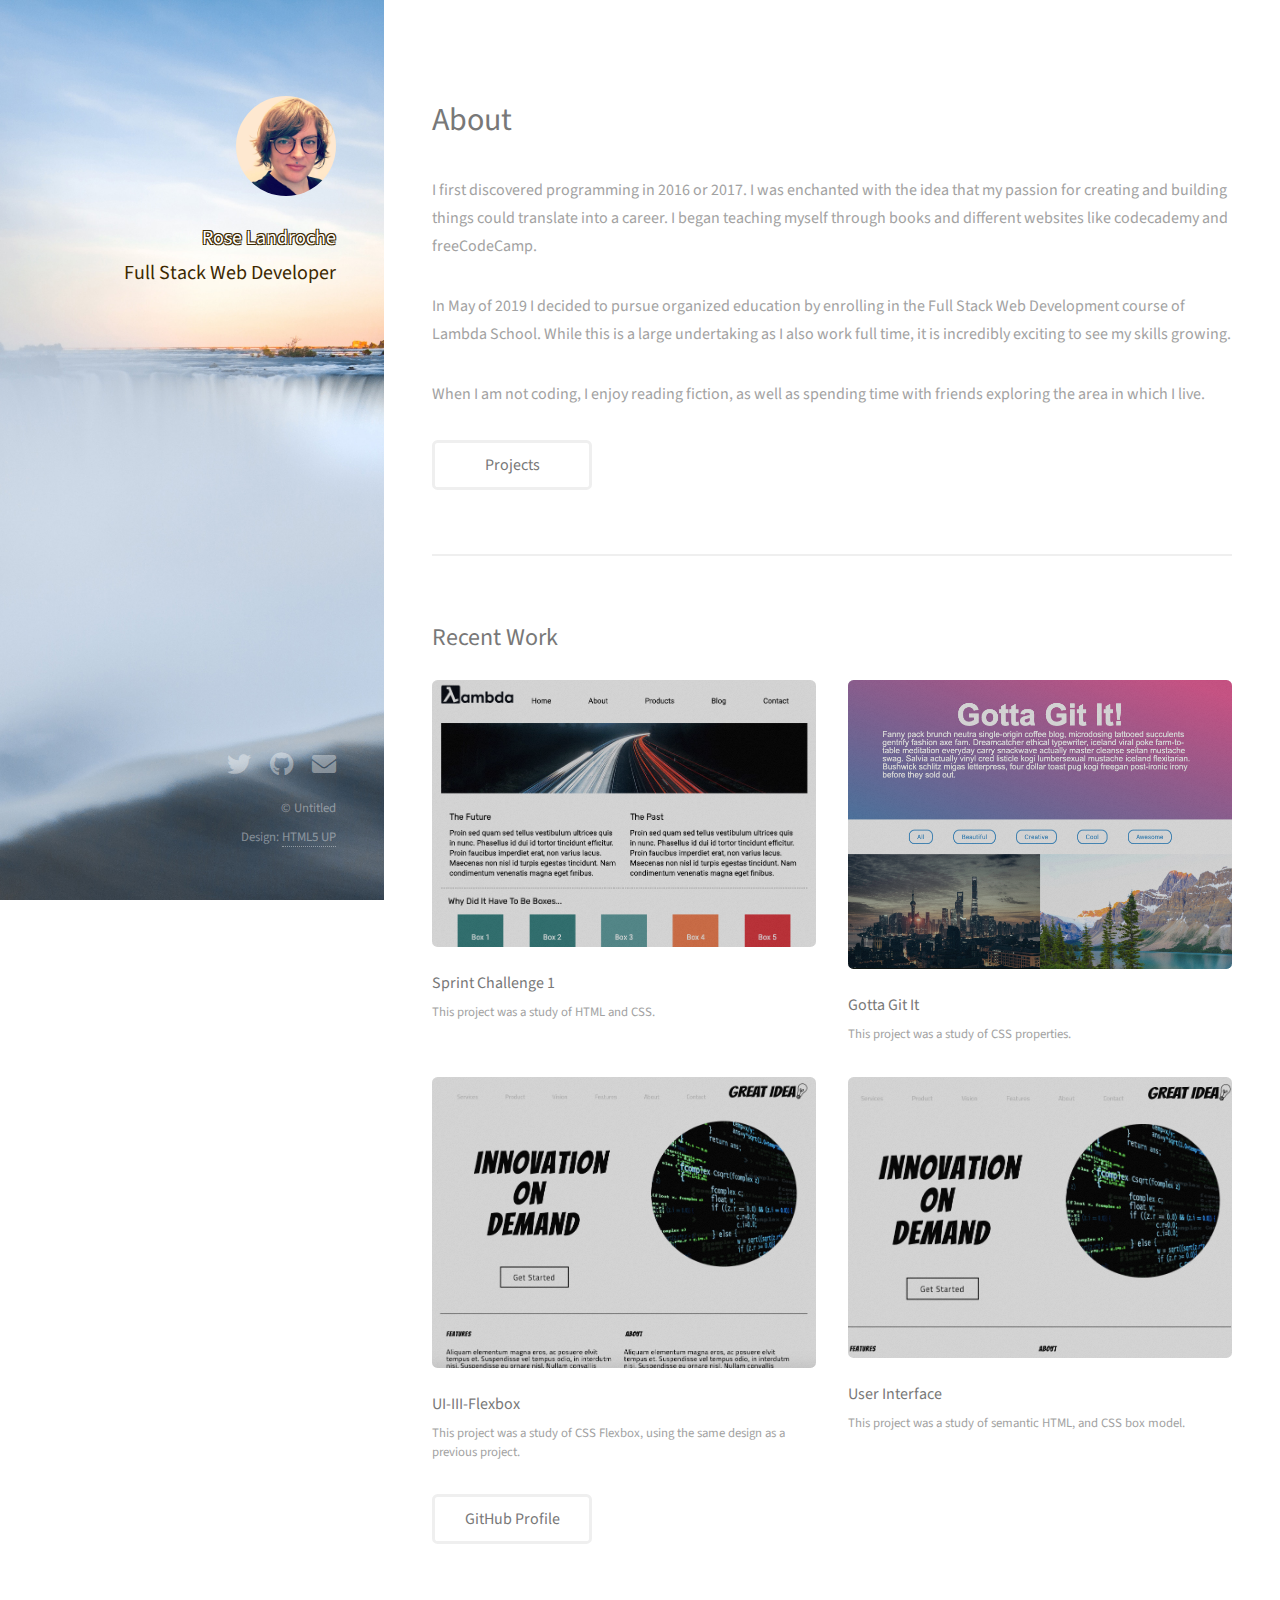
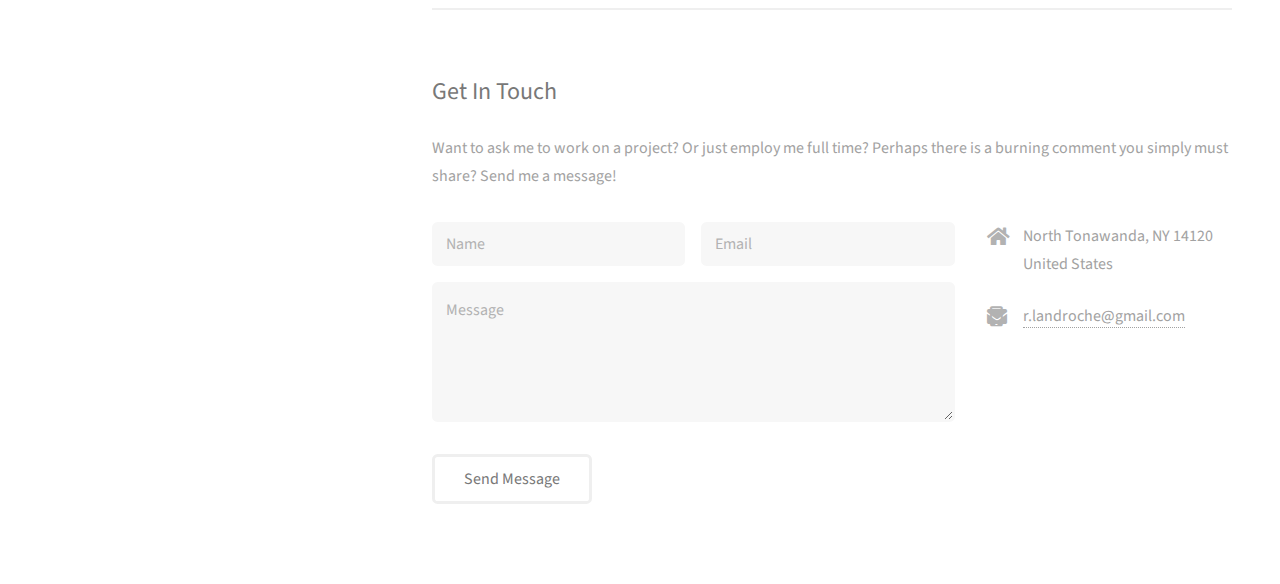
<file: index.html>
<!DOCTYPE HTML>
<!--
	Strata by HTML5 UP
	html5up.net | @ajlkn
	Free for personal and commercial use under the CCA 3.0 license (html5up.net/license)
-->
<html>
	<head>
		<title>Rose Landroche</title>
		<meta charset="utf-8" />
		<meta name="viewport" content="width=device-width, initial-scale=1, user-scalable=no" />
		<link rel="stylesheet" href="assets/css/main.css" />
	</head>
	<body class="is-preload">

		<!-- Header -->
			<header id="header">
				<div class="inner">
					<a href="#" class="image avatar"><img src="images/rose-landroche.jpg" alt="A headshot of Rose Landroche" /></a>
					<h1><strong>Rose Landroche</strong>
					<p>Full Stack Web Developer</p>
					</h1>
				</div>
			</header>

		<!-- Main -->
			<div id="main">

				<!-- One -->
					<section id="one">
						<header class="major">
							<h2>About</h2>
						</header>
						<p>I first discovered programming in 2016 or 2017. I was enchanted with the idea that my passion for creating and building things could translate into a career. I began teaching myself through books and different websites like codecademy and freeCodeCamp.</p>
						<p>In May of 2019 I decided to pursue organized education by enrolling in the Full Stack Web Development course of Lambda School. While this is a large undertaking as I also work full time, it is incredibly exciting to see my skills growing.</p>
						<p>When I am not coding, I enjoy reading fiction, as well as spending time with friends exploring the area in which I live.</p>
						<ul class="actions">
							<li><a href="#two" class="button">Projects</a></li>
						</ul>
					</section>

				<!-- Two -->
					<section id="two">
						<h2>Recent Work</h2>
						<div class="row">
							<article class="col-6 col-12-xsmall work-item">
								<a href="images/sprint-challenge-1.png" class="image fit thumb"><img src="images/sprint-challenge-1.png" alt="Image of website" /></a>
								<h3>Sprint Challenge 1</h3>
								<p>This project was a study of HTML and CSS.</p>
							</article>
							<article class="col-6 col-12-xsmall work-item">
								<a href="images/gotta-git-it.png" class="image fit thumb"><img src="images/gotta-git-it.png" alt="" /></a>
								<h3>Gotta Git It</h3>
								<p>This project was a study of CSS properties.</p>
							</article>
							<article class="col-6 col-12-xsmall work-item">
								<a href="images/user-interface-III.png" class="image fit thumb"><img src="images/user-interface-III.png" alt="" /></a>
								<h3>UI-III-Flexbox</h3>
								<p>This project was a study of CSS Flexbox, using the same design as a previous project.</p>
							</article>
							<article class="col-6 col-12-xsmall work-item">
								<a href="images/user-interface.png" class="image fit thumb"><img src="images/user-interface.png" alt="" /></a>
								<h3>User Interface</h3>
								<p>This project was a study of semantic HTML, and CSS box model.</p>
							</article>
							<!-- <article class="col-6 col-12-xsmall work-item">
								<a href="images/fulls/05.jpg" class="image fit thumb"><img src="images/thumbs/05.jpg" alt="" /></a>
								<h3>Nunc enim commodo aliquet</h3>
								<p>Lorem ipsum dolor sit amet nisl sed nullam feugiat.</p>
							</article> -->
							<!-- <article class="col-6 col-12-xsmall work-item">
								<a href="images/fulls/06.jpg" class="image fit thumb"><img src="images/thumbs/06.jpg" alt="" /></a>
								<h3>Risus ornare lacinia</h3>
								<p>Lorem ipsum dolor sit amet nisl sed nullam feugiat.</p>
							</article> -->
						</div>
						<ul class="actions">
							<li><a href="https://github.com/roselandroche" class="button">GitHub Profile</a></li>
						</ul>
					</section>

				<!-- Three -->
					<section id="three">
						<h2>Get In Touch</h2>
						<p>Want to ask me to work on a project? Or just employ me full time? Perhaps there is a burning comment you simply must share? Send me a message!</p>
						<div class="row">
							<div class="col-8 col-12-small">
								<form method="post" action="#">
									<div class="row gtr-uniform gtr-50">
										<div class="col-6 col-12-xsmall"><input type="text" name="name" id="name" placeholder="Name" /></div>
										<div class="col-6 col-12-xsmall"><input type="email" name="email" id="email" placeholder="Email" /></div>
										<div class="col-12"><textarea name="message" id="message" placeholder="Message" rows="4"></textarea></div>
									</div>
								</form>
								<ul class="actions">
									<li><input type="submit" value="Send Message" /></li>
								</ul>
							</div>
							<div class="col-4 col-12-small">
								<ul class="labeled-icons">
									<li>
										<h3 class="icon solid fa-home"><span class="label">Address</span></h3>
										<!-- 1234 Somewhere Rd.<br /> -->
										North Tonawanda, NY 14120<br />
										United States
									</li>
									<li>
										<h3 class="icon solid fa-mobile-alt"><span class="label">Phone</span></h3>
										<!-- 000-000-0000 -->
									</li>
									<li>
										<h3 class="icon solid fa-envelope"><span class="label">Email</span></h3>
										<a href="#">r.landroche@gmail.com</a>
									</li>
								</ul>
							</div>
						</div>
					</section>

				<!-- Four -->
				<!--
					<section id="four">
						<h2>Elements</h2>

						<section>
							<h4>Text</h4>
							<p>This is <b>bold</b> and this is <strong>strong</strong>. This is <i>italic</i> and this is <em>emphasized</em>.
							This is <sup>superscript</sup> text and this is <sub>subscript</sub> text.
							This is <u>underlined</u> and this is code: <code>for (;;) { ... }</code>. Finally, <a href="#">this is a link</a>.</p>
							<hr />
							<header>
								<h4>Heading with a Subtitle</h4>
								<p>Lorem ipsum dolor sit amet nullam id egestas urna aliquam</p>
							</header>
							<p>Nunc lacinia ante nunc ac lobortis. Interdum adipiscing gravida odio porttitor sem non mi integer non faucibus ornare mi ut ante amet placerat aliquet. Volutpat eu sed ante lacinia sapien lorem accumsan varius montes viverra nibh in adipiscing blandit tempus accumsan.</p>
							<header>
								<h5>Heading with a Subtitle</h5>
								<p>Lorem ipsum dolor sit amet nullam id egestas urna aliquam</p>
							</header>
							<p>Nunc lacinia ante nunc ac lobortis. Interdum adipiscing gravida odio porttitor sem non mi integer non faucibus ornare mi ut ante amet placerat aliquet. Volutpat eu sed ante lacinia sapien lorem accumsan varius montes viverra nibh in adipiscing blandit tempus accumsan.</p>
							<hr />
							<h2>Heading Level 2</h2>
							<h3>Heading Level 3</h3>
							<h4>Heading Level 4</h4>
							<h5>Heading Level 5</h5>
							<h6>Heading Level 6</h6>
							<hr />
							<h5>Blockquote</h5>
							<blockquote>Fringilla nisl. Donec accumsan interdum nisi, quis tincidunt felis sagittis eget tempus euismod. Vestibulum ante ipsum primis in faucibus vestibulum. Blandit adipiscing eu felis iaculis volutpat ac adipiscing accumsan faucibus. Vestibulum ante ipsum primis in faucibus lorem ipsum dolor sit amet nullam adipiscing eu felis.</blockquote>
							<h5>Preformatted</h5>
							<pre><code>i = 0;

while (!deck.isInOrder()) {
print 'Iteration ' + i;
deck.shuffle();
i++;
}

print 'It took ' + i + ' iterations to sort the deck.';</code></pre>
						</section>

						<section>
							<h4>Lists</h4>
							<div class="row">
								<div class="col-6 col-12-xsmall">
									<h5>Unordered</h5>
									<ul>
										<li>Dolor pulvinar etiam magna etiam.</li>
										<li>Sagittis adipiscing lorem eleifend.</li>
										<li>Felis enim feugiat dolore viverra.</li>
									</ul>
									<h5>Alternate</h5>
									<ul class="alt">
										<li>Dolor pulvinar etiam magna etiam.</li>
										<li>Sagittis adipiscing lorem eleifend.</li>
										<li>Felis enim feugiat dolore viverra.</li>
									</ul>
								</div>
								<div class="col-6 col-12-xsmall">
									<h5>Ordered</h5>
									<ol>
										<li>Dolor pulvinar etiam magna etiam.</li>
										<li>Etiam vel felis at lorem sed viverra.</li>
										<li>Felis enim feugiat dolore viverra.</li>
										<li>Dolor pulvinar etiam magna etiam.</li>
										<li>Etiam vel felis at lorem sed viverra.</li>
										<li>Felis enim feugiat dolore viverra.</li>
									</ol>
									<h5>Icons</h5>
									<ul class="icons">
										<li><a href="#" class="icon brands fa-twitter"><span class="label">Twitter</span></a></li>
										<li><a href="#" class="icon brands fa-facebook-f"><span class="label">Facebook</span></a></li>
										<li><a href="#" class="icon brands fa-instagram"><span class="label">Instagram</span></a></li>
										<li><a href="#" class="icon brands fa-github"><span class="label">Github</span></a></li>
										<li><a href="#" class="icon brands fa-dribbble"><span class="label">Dribbble</span></a></li>
										<li><a href="#" class="icon brands fa-tumblr"><span class="label">Tumblr</span></a></li>
									</ul>
								</div>
							</div>
							<h5>Actions</h5>
							<ul class="actions">
								<li><a href="#" class="button primary">Default</a></li>
								<li><a href="#" class="button">Default</a></li>
							</ul>
							<ul class="actions small">
								<li><a href="#" class="button primary small">Small</a></li>
								<li><a href="#" class="button small">Small</a></li>
							</ul>
							<div class="row">
								<div class="col-6 col-12-small">
									<ul class="actions stacked">
										<li><a href="#" class="button primary">Default</a></li>
										<li><a href="#" class="button">Default</a></li>
									</ul>
								</div>
								<div class="col-6 col-12-small">
									<ul class="actions stacked">
										<li><a href="#" class="button primary small">Small</a></li>
										<li><a href="#" class="button small">Small</a></li>
									</ul>
								</div>
								<div class="col-6 col-12-small">
									<ul class="actions stacked">
										<li><a href="#" class="button primary fit">Default</a></li>
										<li><a href="#" class="button fit">Default</a></li>
									</ul>
								</div>
								<div class="col-6 col-12-small">
									<ul class="actions stacked">
										<li><a href="#" class="button primary small fit">Small</a></li>
										<li><a href="#" class="button small fit">Small</a></li>
									</ul>
								</div>
							</div>
						</section>

						<section>
							<h4>Table</h4>
							<h5>Default</h5>
							<div class="table-wrapper">
								<table>
									<thead>
										<tr>
											<th>Name</th>
											<th>Description</th>
											<th>Price</th>
										</tr>
									</thead>
									<tbody>
										<tr>
											<td>Item One</td>
											<td>Ante turpis integer aliquet porttitor.</td>
											<td>29.99</td>
										</tr>
										<tr>
											<td>Item Two</td>
											<td>Vis ac commodo adipiscing arcu aliquet.</td>
											<td>19.99</td>
										</tr>
										<tr>
											<td>Item Three</td>
											<td> Morbi faucibus arcu accumsan lorem.</td>
											<td>29.99</td>
										</tr>
										<tr>
											<td>Item Four</td>
											<td>Vitae integer tempus condimentum.</td>
											<td>19.99</td>
										</tr>
										<tr>
											<td>Item Five</td>
											<td>Ante turpis integer aliquet porttitor.</td>
											<td>29.99</td>
										</tr>
									</tbody>
									<tfoot>
										<tr>
											<td colspan="2"></td>
											<td>100.00</td>
										</tr>
									</tfoot>
								</table>
							</div>

							<h5>Alternate</h5>
							<div class="table-wrapper">
								<table class="alt">
									<thead>
										<tr>
											<th>Name</th>
											<th>Description</th>
											<th>Price</th>
										</tr>
									</thead>
									<tbody>
										<tr>
											<td>Item One</td>
											<td>Ante turpis integer aliquet porttitor.</td>
											<td>29.99</td>
										</tr>
										<tr>
											<td>Item Two</td>
											<td>Vis ac commodo adipiscing arcu aliquet.</td>
											<td>19.99</td>
										</tr>
										<tr>
											<td>Item Three</td>
											<td> Morbi faucibus arcu accumsan lorem.</td>
											<td>29.99</td>
										</tr>
										<tr>
											<td>Item Four</td>
											<td>Vitae integer tempus condimentum.</td>
											<td>19.99</td>
										</tr>
										<tr>
											<td>Item Five</td>
											<td>Ante turpis integer aliquet porttitor.</td>
											<td>29.99</td>
										</tr>
									</tbody>
									<tfoot>
										<tr>
											<td colspan="2"></td>
											<td>100.00</td>
										</tr>
									</tfoot>
								</table>
							</div>
						</section>

						<section>
							<h4>Buttons</h4>
							<ul class="actions">
								<li><a href="#" class="button primary">Primary</a></li>
								<li><a href="#" class="button">Default</a></li>
							</ul>
							<ul class="actions">
								<li><a href="#" class="button large">Large</a></li>
								<li><a href="#" class="button">Default</a></li>
								<li><a href="#" class="button small">Small</a></li>
							</ul>
							<ul class="actions fit">
								<li><a href="#" class="button primary fit">Fit</a></li>
								<li><a href="#" class="button fit">Fit</a></li>
							</ul>
							<ul class="actions fit small">
								<li><a href="#" class="button primary fit small">Fit + Small</a></li>
								<li><a href="#" class="button fit small">Fit + Small</a></li>
							</ul>
							<ul class="actions">
								<li><a href="#" class="button primary icon solid fa-download">Icon</a></li>
								<li><a href="#" class="button icon solid fa-download">Icon</a></li>
							</ul>
							<ul class="actions">
								<li><span class="button primary disabled">Primary</span></li>
								<li><span class="button disabled">Default</span></li>
							</ul>
						</section>

						<section>
							<h4>Form</h4>
							<form method="post" action="#">
								<div class="row gtr-uniform gtr-50">
									<div class="col-6 col-12-xsmall">
										<input type="text" name="demo-name" id="demo-name" value="" placeholder="Name" />
									</div>
									<div class="col-6 col-12-xsmall">
										<input type="email" name="demo-email" id="demo-email" value="" placeholder="Email" />
									</div>
									<div class="col-12">
										<select name="demo-category" id="demo-category">
											<option value="">- Category -</option>
											<option value="1">Manufacturing</option>
											<option value="1">Shipping</option>
											<option value="1">Administration</option>
											<option value="1">Human Resources</option>
										</select>
									</div>
									<div class="col-4 col-12-small">
										<input type="radio" id="demo-priority-low" name="demo-priority" checked>
										<label for="demo-priority-low">Low Priority</label>
									</div>
									<div class="col-4 col-12-small">
										<input type="radio" id="demo-priority-normal" name="demo-priority">
										<label for="demo-priority-normal">Normal Priority</label>
									</div>
									<div class="col-4 col-12-small">
										<input type="radio" id="demo-priority-high" name="demo-priority">
										<label for="demo-priority-high">High Priority</label>
									</div>
									<div class="col-6 col-12-small">
										<input type="checkbox" id="demo-copy" name="demo-copy">
										<label for="demo-copy">Email me a copy of this message</label>
									</div>
									<div class="col-6 col-12-small">
										<input type="checkbox" id="demo-human" name="demo-human" checked>
										<label for="demo-human">I am a human and not a robot</label>
									</div>
									<div class="col-12">
										<textarea name="demo-message" id="demo-message" placeholder="Enter your message" rows="6"></textarea>
									</div>
									<div class="col-12">
										<ul class="actions">
											<li><input type="submit" value="Send Message" class="primary" /></li>
											<li><input type="reset" value="Reset" /></li>
										</ul>
									</div>
								</div>
							</form>
						</section>

						<section>
							<h4>Image</h4>
							<h5>Fit</h5>
							<div class="box alt">
								<div class="row gtr-50 gtr-uniform">
									<div class="col-12"><span class="image fit"><img src="images/fulls/05.jpg" alt="" /></span></div>
									<div class="col-4"><span class="image fit"><img src="images/thumbs/01.jpg" alt="" /></span></div>
									<div class="col-4"><span class="image fit"><img src="images/thumbs/02.jpg" alt="" /></span></div>
									<div class="col-4"><span class="image fit"><img src="images/thumbs/03.jpg" alt="" /></span></div>
									<div class="col-4"><span class="image fit"><img src="images/thumbs/04.jpg" alt="" /></span></div>
									<div class="col-4"><span class="image fit"><img src="images/thumbs/05.jpg" alt="" /></span></div>
									<div class="col-4"><span class="image fit"><img src="images/thumbs/06.jpg" alt="" /></span></div>
									<div class="col-4"><span class="image fit"><img src="images/thumbs/03.jpg" alt="" /></span></div>
									<div class="col-4"><span class="image fit"><img src="images/thumbs/02.jpg" alt="" /></span></div>
									<div class="col-4"><span class="image fit"><img src="images/thumbs/01.jpg" alt="" /></span></div>
								</div>
							</div>
							<h5>Left &amp; Right</h5>
							<p><span class="image left"><img src="images/avatar.jpg" alt="" /></span>Fringilla nisl. Donec accumsan interdum nisi, quis tincidunt felis sagittis eget. tempus euismod. Vestibulum ante ipsum primis in faucibus vestibulum. Blandit adipiscing eu felis iaculis volutpat ac adipiscing accumsan eu faucibus. Integer ac pellentesque praesent tincidunt felis sagittis eget. tempus euismod. Vestibulum ante ipsum primis in faucibus vestibulum. Blandit adipiscing eu felis iaculis volutpat ac adipiscing accumsan eu faucibus. Integer ac pellentesque praesent. Donec accumsan interdum nisi, quis tincidunt felis sagittis eget. tempus euismod. Vestibulum ante ipsum primis in faucibus vestibulum. Blandit adipiscing eu felis iaculis volutpat ac adipiscing accumsan eu faucibus. Integer ac pellentesque praesent tincidunt felis sagittis eget. tempus euismod. Vestibulum ante ipsum primis in faucibus vestibulum. Blandit adipiscing eu felis iaculis volutpat ac adipiscing accumsan eu faucibus. Integer ac pellentesque praesent.</p>
							<p><span class="image right"><img src="images/avatar.jpg" alt="" /></span>Fringilla nisl. Donec accumsan interdum nisi, quis tincidunt felis sagittis eget. tempus euismod. Vestibulum ante ipsum primis in faucibus vestibulum. Blandit adipiscing eu felis iaculis volutpat ac adipiscing accumsan eu faucibus. Integer ac pellentesque praesent tincidunt felis sagittis eget. tempus euismod. Vestibulum ante ipsum primis in faucibus vestibulum. Blandit adipiscing eu felis iaculis volutpat ac adipiscing accumsan eu faucibus. Integer ac pellentesque praesent. Donec accumsan interdum nisi, quis tincidunt felis sagittis eget. tempus euismod. Vestibulum ante ipsum primis in faucibus vestibulum. Blandit adipiscing eu felis iaculis volutpat ac adipiscing accumsan eu faucibus. Integer ac pellentesque praesent tincidunt felis sagittis eget. tempus euismod. Vestibulum ante ipsum primis in faucibus vestibulum. Blandit adipiscing eu felis iaculis volutpat ac adipiscing accumsan eu faucibus. Integer ac pellentesque praesent.</p>
						</section>

					</section>
				-->

			</div>

		<!-- Footer -->
			<footer id="footer">
				<div class="inner">
					<ul class="icons">
						<li><a href="https://twitter.com/creatively_rose" class="icon brands fa-twitter"><span class="label">Twitter</span></a></li>
						<li><a href="https://github.com/roselandroche" class="icon brands fa-github"><span class="label">Github</span></a></li>
						<!-- <li><a href="#" class="icon brands fa-dribbble"><span class="label">Dribbble</span></a></li> -->
						<li><a href="https://mail.google.com/mail/u/0/?ogbl#inbox" class="icon solid fa-envelope"><span class="label">Email</span></a></li>
					</ul>
					<ul class="copyright">
						<li>&copy; Untitled</li><li>Design: <a href="http://html5up.net">HTML5 UP</a></li>
					</ul>
				</div>
			</footer>

		<!-- Scripts -->
			<script src="assets/js/jquery.min.js"></script>
			<script src="assets/js/jquery.poptrox.min.js"></script>
			<script src="assets/js/browser.min.js"></script>
			<script src="assets/js/breakpoints.min.js"></script>
			<script src="assets/js/util.js"></script>
			<script src="assets/js/main.js"></script>

	</body>
</html>
</file>
<file: assets/css/main.css>
@import url("fontawesome-all.min.css");
@import url("https://fonts.googleapis.com/css?family=Source+Sans+Pro:400,400italic");

/*
	Strata by HTML5 UP
	html5up.net | @ajlkn
	Free for personal and commercial use under the CCA 3.0 license (html5up.net/license)
*/

html, body, div, span, applet, object,
iframe, h1, h2, h3, h4, h5, h6, p, blockquote,
pre, a, abbr, acronym, address, big, cite,
code, del, dfn, em, img, ins, kbd, q, s, samp,
small, strike, strong, sub, sup, tt, var, b,
u, i, center, dl, dt, dd, ol, ul, li, fieldset,
form, label, legend, table, caption, tbody,
tfoot, thead, tr, th, td, article, aside,
canvas, details, embed, figure, figcaption,
footer, header, hgroup, menu, nav, output, ruby,
section, summary, time, mark, audio, video {
	margin: 0;
	padding: 0;
	border: 0;
	font-size: 100%;
	font: inherit;
	vertical-align: baseline;}

article, aside, details, figcaption, figure,
footer, header, hgroup, menu, nav, section {
	display: block;}

body {
	line-height: 1;
}

ol, ul {
	list-style: none;
}

blockquote, q {
	quotes: none;
}

	blockquote:before, blockquote:after, q:before, q:after {
		content: '';
		content: none;
	}

table {
	border-collapse: collapse;
	border-spacing: 0;
}

body {
	-webkit-text-size-adjust: none;
}

mark {
	background-color: transparent;
	color: inherit;
}

input::-moz-focus-inner {
	border: 0;
	padding: 0;
}

input, select, textarea {
	-moz-appearance: none;
	-webkit-appearance: none;
	-ms-appearance: none;
	appearance: none;
}

/* Basic */

	html {
		box-sizing: border-box;
	}

	*, *:before, *:after {
		box-sizing: inherit;
	}

	body {
		background: #fff;
	}

		body.is-preload *, body.is-preload *:before, body.is-preload *:after {
			-moz-animation: none !important;
			-webkit-animation: none !important;
			-ms-animation: none !important;
			animation: none !important;
			-moz-transition: none !important;
			-webkit-transition: none !important;
			-ms-transition: none !important;
			transition: none !important;
		}

	body, input, select, textarea {
		color: #a2a2a2;
		font-family: "Source Sans Pro", Helvetica, sans-serif;
		font-size: 16pt;
		font-weight: 400;
		line-height: 1.75em;
	}

	a {
		-moz-transition: color 0.2s ease-in-out, border-color 0.2s ease-in-out;
		-webkit-transition: color 0.2s ease-in-out, border-color 0.2s ease-in-out;
		-ms-transition: color 0.2s ease-in-out, border-color 0.2s ease-in-out;
		transition: color 0.2s ease-in-out, border-color 0.2s ease-in-out;
		border-bottom: dotted 1px;
		color: #49bf9d;
		text-decoration: none;
	}

		a:hover {
			border-bottom-color: transparent;
			color: #49bf9d !important;
			text-decoration: none;
		}

	strong, b {
		color: #787878;
		font-weight: 400;
	}

	em, i {
		font-style: italic;
	}

	p {
		margin: 0 0 2em 0;
	}

	h1, h2, h3, h4, h5, h6 {
		color: #787878;
		font-weight: 400;
		line-height: 1em;
		margin: 0 0 1em 0;
	}

		h1 a, h2 a, h3 a, h4 a, h5 a, h6 a {
			color: inherit;
			text-decoration: none;
		}

	h1 {
		font-size: 2em;
		line-height: 1.5em;
	}

	h2 {
		font-size: 1.5em;
		line-height: 1.5em;
	}

	h3 {
		font-size: 1.25em;
		line-height: 1.5em;
	}

	h4 {
		font-size: 1.1em;
		line-height: 1.5em;
	}

	h5 {
		font-size: 0.9em;
		line-height: 1.5em;
	}

	h6 {
		font-size: 0.7em;
		line-height: 1.5em;
	}

	sub {
		font-size: 0.8em;
		position: relative;
		top: 0.5em;
	}

	sup {
		font-size: 0.8em;
		position: relative;
		top: -0.5em;
	}

	hr {
		border: 0;
		border-bottom: solid 2px #efefef;
		margin: 2em 0;
	}

		hr.major {
			margin: 3em 0;
		}

	blockquote {
		border-left: solid 6px #efefef;
		font-style: italic;
		margin: 0 0 2em 0;
		padding: 0.5em 0 0.5em 1.5em;
	}

	code {
		background: #f7f7f7;
		border-radius: 0.35em;
		border: solid 2px #efefef;
		font-family: "Courier New", monospace;
		font-size: 0.9em;
		margin: 0 0.25em;
		padding: 0.25em 0.65em;
	}

	pre {
		-webkit-overflow-scrolling: touch;
		font-family: "Courier New", monospace;
		font-size: 0.9em;
		margin: 0 0 2em 0;
	}

		pre code {
			display: block;
			line-height: 1.75em;
			padding: 1em 1.5em;
			overflow-x: auto;
		}

	.align-left {
		text-align: left;
	}

	.align-center {
		text-align: center;
	}

	.align-right {
		text-align: right;
	}

/* Container */

	.container {
		margin: 0 auto;
		max-width: calc(100% - 4em);
		width: 100%;
	}

		.container.xsmall {
			width: 25%;
		}

		.container.small {
			width: 50%;
		}

		.container.medium {
			width: 75%;
		}

		.container.large {
			width: 125%;
		}

		.container.xlarge {
			width: 150%;
		}

		.container.max {
			width: 100%;
		}

		@media screen and (max-width: 980px) {

			.container {
				width: 100% !important;
				max-width: 100% !important;
			}

		}

		@media screen and (max-width: 480px) {

			.container {
				max-width: calc(100% - 3em);
			}

		}

/* Row */

	.row {
		display: flex;
		flex-wrap: wrap;
		box-sizing: border-box;
		align-items: stretch;
	}

		.row > * {
			box-sizing: border-box;
		}

		.row.gtr-uniform > * > :last-child {
			margin-bottom: 0;
		}

		.row.aln-left {
			justify-content: flex-start;
		}

		.row.aln-center {
			justify-content: center;
		}

		.row.aln-right {
			justify-content: flex-end;
		}

		.row.aln-top {
			align-items: flex-start;
		}

		.row.aln-middle {
			align-items: center;
		}

		.row.aln-bottom {
			align-items: flex-end;
		}

		.row > .imp {
			order: -1;
		}

		.row > .col-1 {
			width: 8.33333%;
		}

		.row > .off-1 {
			margin-left: 8.33333%;
		}

		.row > .col-2 {
			width: 16.66667%;
		}

		.row > .off-2 {
			margin-left: 16.66667%;
		}

		.row > .col-3 {
			width: 25%;
		}

		.row > .off-3 {
			margin-left: 25%;
		}

		.row > .col-4 {
			width: 33.33333%;
		}

		.row > .off-4 {
			margin-left: 33.33333%;
		}

		.row > .col-5 {
			width: 41.66667%;
		}

		.row > .off-5 {
			margin-left: 41.66667%;
		}

		.row > .col-6 {
			width: 50%;
		}

		.row > .off-6 {
			margin-left: 50%;
		}

		.row > .col-7 {
			width: 58.33333%;
		}

		.row > .off-7 {
			margin-left: 58.33333%;
		}

		.row > .col-8 {
			width: 66.66667%;
		}

		.row > .off-8 {
			margin-left: 66.66667%;
		}

		.row > .col-9 {
			width: 75%;
		}

		.row > .off-9 {
			margin-left: 75%;
		}

		.row > .col-10 {
			width: 83.33333%;
		}

		.row > .off-10 {
			margin-left: 83.33333%;
		}

		.row > .col-11 {
			width: 91.66667%;
		}

		.row > .off-11 {
			margin-left: 91.66667%;
		}

		.row > .col-12 {
			width: 100%;
		}

		.row > .off-12 {
			margin-left: 100%;
		}

		.row.gtr-0 {
			margin-top: 0;
			margin-left: 0em;
		}

			.row.gtr-0 > * {
				padding: 0 0 0 0em;
			}

			.row.gtr-0.gtr-uniform {
				margin-top: 0em;
			}

				.row.gtr-0.gtr-uniform > * {
					padding-top: 0em;
				}

		.row.gtr-25 {
			margin-top: 0;
			margin-left: -0.625em;
		}

			.row.gtr-25 > * {
				padding: 0 0 0 0.625em;
			}

			.row.gtr-25.gtr-uniform {
				margin-top: -0.625em;
			}

				.row.gtr-25.gtr-uniform > * {
					padding-top: 0.625em;
				}

		.row.gtr-50 {
			margin-top: 0;
			margin-left: -1.25em;
		}

			.row.gtr-50 > * {
				padding: 0 0 0 1.25em;
			}

			.row.gtr-50.gtr-uniform {
				margin-top: -1.25em;
			}

				.row.gtr-50.gtr-uniform > * {
					padding-top: 1.25em;
				}

		.row {
			margin-top: 0;
			margin-left: -2.5em;
		}

			.row > * {
				padding: 0 0 0 2.5em;
			}

			.row.gtr-uniform {
				margin-top: -2.5em;
			}

				.row.gtr-uniform > * {
					padding-top: 2.5em;
				}

		.row.gtr-150 {
			margin-top: 0;
			margin-left: -3.75em;
		}

			.row.gtr-150 > * {
				padding: 0 0 0 3.75em;
			}

			.row.gtr-150.gtr-uniform {
				margin-top: -3.75em;
			}

				.row.gtr-150.gtr-uniform > * {
					padding-top: 3.75em;
				}

		.row.gtr-200 {
			margin-top: 0;
			margin-left: -5em;
		}

			.row.gtr-200 > * {
				padding: 0 0 0 5em;
			}

			.row.gtr-200.gtr-uniform {
				margin-top: -5em;
			}

				.row.gtr-200.gtr-uniform > * {
					padding-top: 5em;
				}

		@media screen and (max-width: 1800px) {

			.row {
				display: flex;
				flex-wrap: wrap;
				box-sizing: border-box;
				align-items: stretch;
			}

				.row > * {
					box-sizing: border-box;
				}

				.row.gtr-uniform > * > :last-child {
					margin-bottom: 0;
				}

				.row.aln-left {
					justify-content: flex-start;
				}

				.row.aln-center {
					justify-content: center;
				}

				.row.aln-right {
					justify-content: flex-end;
				}

				.row.aln-top {
					align-items: flex-start;
				}

				.row.aln-middle {
					align-items: center;
				}

				.row.aln-bottom {
					align-items: flex-end;
				}

				.row > .imp-xlarge {
					order: -1;
				}

				.row > .col-1-xlarge {
					width: 8.33333%;
				}

				.row > .off-1-xlarge {
					margin-left: 8.33333%;
				}

				.row > .col-2-xlarge {
					width: 16.66667%;
				}

				.row > .off-2-xlarge {
					margin-left: 16.66667%;
				}

				.row > .col-3-xlarge {
					width: 25%;
				}

				.row > .off-3-xlarge {
					margin-left: 25%;
				}

				.row > .col-4-xlarge {
					width: 33.33333%;
				}

				.row > .off-4-xlarge {
					margin-left: 33.33333%;
				}

				.row > .col-5-xlarge {
					width: 41.66667%;
				}

				.row > .off-5-xlarge {
					margin-left: 41.66667%;
				}

				.row > .col-6-xlarge {
					width: 50%;
				}

				.row > .off-6-xlarge {
					margin-left: 50%;
				}

				.row > .col-7-xlarge {
					width: 58.33333%;
				}

				.row > .off-7-xlarge {
					margin-left: 58.33333%;
				}

				.row > .col-8-xlarge {
					width: 66.66667%;
				}

				.row > .off-8-xlarge {
					margin-left: 66.66667%;
				}

				.row > .col-9-xlarge {
					width: 75%;
				}

				.row > .off-9-xlarge {
					margin-left: 75%;
				}

				.row > .col-10-xlarge {
					width: 83.33333%;
				}

				.row > .off-10-xlarge {
					margin-left: 83.33333%;
				}

				.row > .col-11-xlarge {
					width: 91.66667%;
				}

				.row > .off-11-xlarge {
					margin-left: 91.66667%;
				}

				.row > .col-12-xlarge {
					width: 100%;
				}

				.row > .off-12-xlarge {
					margin-left: 100%;
				}

				.row.gtr-0 {
					margin-top: 0;
					margin-left: 0em;
				}

					.row.gtr-0 > * {
						padding: 0 0 0 0em;
					}

					.row.gtr-0.gtr-uniform {
						margin-top: 0em;
					}

						.row.gtr-0.gtr-uniform > * {
							padding-top: 0em;
						}

				.row.gtr-25 {
					margin-top: 0;
					margin-left: -0.625em;
				}

					.row.gtr-25 > * {
						padding: 0 0 0 0.625em;
					}

					.row.gtr-25.gtr-uniform {
						margin-top: -0.625em;
					}

						.row.gtr-25.gtr-uniform > * {
							padding-top: 0.625em;
						}

				.row.gtr-50 {
					margin-top: 0;
					margin-left: -1.25em;
				}

					.row.gtr-50 > * {
						padding: 0 0 0 1.25em;
					}

					.row.gtr-50.gtr-uniform {
						margin-top: -1.25em;
					}

						.row.gtr-50.gtr-uniform > * {
							padding-top: 1.25em;
						}

				.row {
					margin-top: 0;
					margin-left: -2.5em;
				}

					.row > * {
						padding: 0 0 0 2.5em;
					}

					.row.gtr-uniform {
						margin-top: -2.5em;
					}

						.row.gtr-uniform > * {
							padding-top: 2.5em;
						}

				.row.gtr-150 {
					margin-top: 0;
					margin-left: -3.75em;
				}

					.row.gtr-150 > * {
						padding: 0 0 0 3.75em;
					}

					.row.gtr-150.gtr-uniform {
						margin-top: -3.75em;
					}

						.row.gtr-150.gtr-uniform > * {
							padding-top: 3.75em;
						}

				.row.gtr-200 {
					margin-top: 0;
					margin-left: -5em;
				}

					.row.gtr-200 > * {
						padding: 0 0 0 5em;
					}

					.row.gtr-200.gtr-uniform {
						margin-top: -5em;
					}

						.row.gtr-200.gtr-uniform > * {
							padding-top: 5em;
						}

		}

		@media screen and (max-width: 1280px) {

			.row {
				display: flex;
				flex-wrap: wrap;
				box-sizing: border-box;
				align-items: stretch;
			}

				.row > * {
					box-sizing: border-box;
				}

				.row.gtr-uniform > * > :last-child {
					margin-bottom: 0;
				}

				.row.aln-left {
					justify-content: flex-start;
				}

				.row.aln-center {
					justify-content: center;
				}

				.row.aln-right {
					justify-content: flex-end;
				}

				.row.aln-top {
					align-items: flex-start;
				}

				.row.aln-middle {
					align-items: center;
				}

				.row.aln-bottom {
					align-items: flex-end;
				}

				.row > .imp-large {
					order: -1;
				}

				.row > .col-1-large {
					width: 8.33333%;
				}

				.row > .off-1-large {
					margin-left: 8.33333%;
				}

				.row > .col-2-large {
					width: 16.66667%;
				}

				.row > .off-2-large {
					margin-left: 16.66667%;
				}

				.row > .col-3-large {
					width: 25%;
				}

				.row > .off-3-large {
					margin-left: 25%;
				}

				.row > .col-4-large {
					width: 33.33333%;
				}

				.row > .off-4-large {
					margin-left: 33.33333%;
				}

				.row > .col-5-large {
					width: 41.66667%;
				}

				.row > .off-5-large {
					margin-left: 41.66667%;
				}

				.row > .col-6-large {
					width: 50%;
				}

				.row > .off-6-large {
					margin-left: 50%;
				}

				.row > .col-7-large {
					width: 58.33333%;
				}

				.row > .off-7-large {
					margin-left: 58.33333%;
				}

				.row > .col-8-large {
					width: 66.66667%;
				}

				.row > .off-8-large {
					margin-left: 66.66667%;
				}

				.row > .col-9-large {
					width: 75%;
				}

				.row > .off-9-large {
					margin-left: 75%;
				}

				.row > .col-10-large {
					width: 83.33333%;
				}

				.row > .off-10-large {
					margin-left: 83.33333%;
				}

				.row > .col-11-large {
					width: 91.66667%;
				}

				.row > .off-11-large {
					margin-left: 91.66667%;
				}

				.row > .col-12-large {
					width: 100%;
				}

				.row > .off-12-large {
					margin-left: 100%;
				}

				.row.gtr-0 {
					margin-top: 0;
					margin-left: 0em;
				}

					.row.gtr-0 > * {
						padding: 0 0 0 0em;
					}

					.row.gtr-0.gtr-uniform {
						margin-top: 0em;
					}

						.row.gtr-0.gtr-uniform > * {
							padding-top: 0em;
						}

				.row.gtr-25 {
					margin-top: 0;
					margin-left: -0.5em;
				}

					.row.gtr-25 > * {
						padding: 0 0 0 0.5em;
					}

					.row.gtr-25.gtr-uniform {
						margin-top: -0.5em;
					}

						.row.gtr-25.gtr-uniform > * {
							padding-top: 0.5em;
						}

				.row.gtr-50 {
					margin-top: 0;
					margin-left: -1em;
				}

					.row.gtr-50 > * {
						padding: 0 0 0 1em;
					}

					.row.gtr-50.gtr-uniform {
						margin-top: -1em;
					}

						.row.gtr-50.gtr-uniform > * {
							padding-top: 1em;
						}

				.row {
					margin-top: 0;
					margin-left: -2em;
				}

					.row > * {
						padding: 0 0 0 2em;
					}

					.row.gtr-uniform {
						margin-top: -2em;
					}

						.row.gtr-uniform > * {
							padding-top: 2em;
						}

				.row.gtr-150 {
					margin-top: 0;
					margin-left: -3em;
				}

					.row.gtr-150 > * {
						padding: 0 0 0 3em;
					}

					.row.gtr-150.gtr-uniform {
						margin-top: -3em;
					}

						.row.gtr-150.gtr-uniform > * {
							padding-top: 3em;
						}

				.row.gtr-200 {
					margin-top: 0;
					margin-left: -4em;
				}

					.row.gtr-200 > * {
						padding: 0 0 0 4em;
					}

					.row.gtr-200.gtr-uniform {
						margin-top: -4em;
					}

						.row.gtr-200.gtr-uniform > * {
							padding-top: 4em;
						}

		}

		@media screen and (max-width: 980px) {

			.row {
				display: flex;
				flex-wrap: wrap;
				box-sizing: border-box;
				align-items: stretch;
			}

				.row > * {
					box-sizing: border-box;
				}

				.row.gtr-uniform > * > :last-child {
					margin-bottom: 0;
				}

				.row.aln-left {
					justify-content: flex-start;
				}

				.row.aln-center {
					justify-content: center;
				}

				.row.aln-right {
					justify-content: flex-end;
				}

				.row.aln-top {
					align-items: flex-start;
				}

				.row.aln-middle {
					align-items: center;
				}

				.row.aln-bottom {
					align-items: flex-end;
				}

				.row > .imp-medium {
					order: -1;
				}

				.row > .col-1-medium {
					width: 8.33333%;
				}

				.row > .off-1-medium {
					margin-left: 8.33333%;
				}

				.row > .col-2-medium {
					width: 16.66667%;
				}

				.row > .off-2-medium {
					margin-left: 16.66667%;
				}

				.row > .col-3-medium {
					width: 25%;
				}

				.row > .off-3-medium {
					margin-left: 25%;
				}

				.row > .col-4-medium {
					width: 33.33333%;
				}

				.row > .off-4-medium {
					margin-left: 33.33333%;
				}

				.row > .col-5-medium {
					width: 41.66667%;
				}

				.row > .off-5-medium {
					margin-left: 41.66667%;
				}

				.row > .col-6-medium {
					width: 50%;
				}

				.row > .off-6-medium {
					margin-left: 50%;
				}

				.row > .col-7-medium {
					width: 58.33333%;
				}

				.row > .off-7-medium {
					margin-left: 58.33333%;
				}

				.row > .col-8-medium {
					width: 66.66667%;
				}

				.row > .off-8-medium {
					margin-left: 66.66667%;
				}

				.row > .col-9-medium {
					width: 75%;
				}

				.row > .off-9-medium {
					margin-left: 75%;
				}

				.row > .col-10-medium {
					width: 83.33333%;
				}

				.row > .off-10-medium {
					margin-left: 83.33333%;
				}

				.row > .col-11-medium {
					width: 91.66667%;
				}

				.row > .off-11-medium {
					margin-left: 91.66667%;
				}

				.row > .col-12-medium {
					width: 100%;
				}

				.row > .off-12-medium {
					margin-left: 100%;
				}

				.row.gtr-0 {
					margin-top: 0;
					margin-left: 0em;
				}

					.row.gtr-0 > * {
						padding: 0 0 0 0em;
					}

					.row.gtr-0.gtr-uniform {
						margin-top: 0em;
					}

						.row.gtr-0.gtr-uniform > * {
							padding-top: 0em;
						}

				.row.gtr-25 {
					margin-top: 0;
					margin-left: -0.5em;
				}

					.row.gtr-25 > * {
						padding: 0 0 0 0.5em;
					}

					.row.gtr-25.gtr-uniform {
						margin-top: -0.5em;
					}

						.row.gtr-25.gtr-uniform > * {
							padding-top: 0.5em;
						}

				.row.gtr-50 {
					margin-top: 0;
					margin-left: -1em;
				}

					.row.gtr-50 > * {
						padding: 0 0 0 1em;
					}

					.row.gtr-50.gtr-uniform {
						margin-top: -1em;
					}

						.row.gtr-50.gtr-uniform > * {
							padding-top: 1em;
						}

				.row {
					margin-top: 0;
					margin-left: -2em;
				}

					.row > * {
						padding: 0 0 0 2em;
					}

					.row.gtr-uniform {
						margin-top: -2em;
					}

						.row.gtr-uniform > * {
							padding-top: 2em;
						}

				.row.gtr-150 {
					margin-top: 0;
					margin-left: -3em;
				}

					.row.gtr-150 > * {
						padding: 0 0 0 3em;
					}

					.row.gtr-150.gtr-uniform {
						margin-top: -3em;
					}

						.row.gtr-150.gtr-uniform > * {
							padding-top: 3em;
						}

				.row.gtr-200 {
					margin-top: 0;
					margin-left: -4em;
				}

					.row.gtr-200 > * {
						padding: 0 0 0 4em;
					}

					.row.gtr-200.gtr-uniform {
						margin-top: -4em;
					}

						.row.gtr-200.gtr-uniform > * {
							padding-top: 4em;
						}

		}

		@media screen and (max-width: 736px) {

			.row {
				display: flex;
				flex-wrap: wrap;
				box-sizing: border-box;
				align-items: stretch;
			}

				.row > * {
					box-sizing: border-box;
				}

				.row.gtr-uniform > * > :last-child {
					margin-bottom: 0;
				}

				.row.aln-left {
					justify-content: flex-start;
				}

				.row.aln-center {
					justify-content: center;
				}

				.row.aln-right {
					justify-content: flex-end;
				}

				.row.aln-top {
					align-items: flex-start;
				}

				.row.aln-middle {
					align-items: center;
				}

				.row.aln-bottom {
					align-items: flex-end;
				}

				.row > .imp-small {
					order: -1;
				}

				.row > .col-1-small {
					width: 8.33333%;
				}

				.row > .off-1-small {
					margin-left: 8.33333%;
				}

				.row > .col-2-small {
					width: 16.66667%;
				}

				.row > .off-2-small {
					margin-left: 16.66667%;
				}

				.row > .col-3-small {
					width: 25%;
				}

				.row > .off-3-small {
					margin-left: 25%;
				}

				.row > .col-4-small {
					width: 33.33333%;
				}

				.row > .off-4-small {
					margin-left: 33.33333%;
				}

				.row > .col-5-small {
					width: 41.66667%;
				}

				.row > .off-5-small {
					margin-left: 41.66667%;
				}

				.row > .col-6-small {
					width: 50%;
				}

				.row > .off-6-small {
					margin-left: 50%;
				}

				.row > .col-7-small {
					width: 58.33333%;
				}

				.row > .off-7-small {
					margin-left: 58.33333%;
				}

				.row > .col-8-small {
					width: 66.66667%;
				}

				.row > .off-8-small {
					margin-left: 66.66667%;
				}

				.row > .col-9-small {
					width: 75%;
				}

				.row > .off-9-small {
					margin-left: 75%;
				}

				.row > .col-10-small {
					width: 83.33333%;
				}

				.row > .off-10-small {
					margin-left: 83.33333%;
				}

				.row > .col-11-small {
					width: 91.66667%;
				}

				.row > .off-11-small {
					margin-left: 91.66667%;
				}

				.row > .col-12-small {
					width: 100%;
				}

				.row > .off-12-small {
					margin-left: 100%;
				}

				.row.gtr-0 {
					margin-top: 0;
					margin-left: 0em;
				}

					.row.gtr-0 > * {
						padding: 0 0 0 0em;
					}

					.row.gtr-0.gtr-uniform {
						margin-top: 0em;
					}

						.row.gtr-0.gtr-uniform > * {
							padding-top: 0em;
						}

				.row.gtr-25 {
					margin-top: 0;
					margin-left: -0.375em;
				}

					.row.gtr-25 > * {
						padding: 0 0 0 0.375em;
					}

					.row.gtr-25.gtr-uniform {
						margin-top: -0.375em;
					}

						.row.gtr-25.gtr-uniform > * {
							padding-top: 0.375em;
						}

				.row.gtr-50 {
					margin-top: 0;
					margin-left: -0.75em;
				}

					.row.gtr-50 > * {
						padding: 0 0 0 0.75em;
					}

					.row.gtr-50.gtr-uniform {
						margin-top: -0.75em;
					}

						.row.gtr-50.gtr-uniform > * {
							padding-top: 0.75em;
						}

				.row {
					margin-top: 0;
					margin-left: -1.5em;
				}

					.row > * {
						padding: 0 0 0 1.5em;
					}

					.row.gtr-uniform {
						margin-top: -1.5em;
					}

						.row.gtr-uniform > * {
							padding-top: 1.5em;
						}

				.row.gtr-150 {
					margin-top: 0;
					margin-left: -2.25em;
				}

					.row.gtr-150 > * {
						padding: 0 0 0 2.25em;
					}

					.row.gtr-150.gtr-uniform {
						margin-top: -2.25em;
					}

						.row.gtr-150.gtr-uniform > * {
							padding-top: 2.25em;
						}

				.row.gtr-200 {
					margin-top: 0;
					margin-left: -3em;
				}

					.row.gtr-200 > * {
						padding: 0 0 0 3em;
					}

					.row.gtr-200.gtr-uniform {
						margin-top: -3em;
					}

						.row.gtr-200.gtr-uniform > * {
							padding-top: 3em;
						}

		}

		@media screen and (max-width: 480px) {

			.row {
				display: flex;
				flex-wrap: wrap;
				box-sizing: border-box;
				align-items: stretch;
			}

				.row > * {
					box-sizing: border-box;
				}

				.row.gtr-uniform > * > :last-child {
					margin-bottom: 0;
				}

				.row.aln-left {
					justify-content: flex-start;
				}

				.row.aln-center {
					justify-content: center;
				}

				.row.aln-right {
					justify-content: flex-end;
				}

				.row.aln-top {
					align-items: flex-start;
				}

				.row.aln-middle {
					align-items: center;
				}

				.row.aln-bottom {
					align-items: flex-end;
				}

				.row > .imp-xsmall {
					order: -1;
				}

				.row > .col-1-xsmall {
					width: 8.33333%;
				}

				.row > .off-1-xsmall {
					margin-left: 8.33333%;
				}

				.row > .col-2-xsmall {
					width: 16.66667%;
				}

				.row > .off-2-xsmall {
					margin-left: 16.66667%;
				}

				.row > .col-3-xsmall {
					width: 25%;
				}

				.row > .off-3-xsmall {
					margin-left: 25%;
				}

				.row > .col-4-xsmall {
					width: 33.33333%;
				}

				.row > .off-4-xsmall {
					margin-left: 33.33333%;
				}

				.row > .col-5-xsmall {
					width: 41.66667%;
				}

				.row > .off-5-xsmall {
					margin-left: 41.66667%;
				}

				.row > .col-6-xsmall {
					width: 50%;
				}

				.row > .off-6-xsmall {
					margin-left: 50%;
				}

				.row > .col-7-xsmall {
					width: 58.33333%;
				}

				.row > .off-7-xsmall {
					margin-left: 58.33333%;
				}

				.row > .col-8-xsmall {
					width: 66.66667%;
				}

				.row > .off-8-xsmall {
					margin-left: 66.66667%;
				}

				.row > .col-9-xsmall {
					width: 75%;
				}

				.row > .off-9-xsmall {
					margin-left: 75%;
				}

				.row > .col-10-xsmall {
					width: 83.33333%;
				}

				.row > .off-10-xsmall {
					margin-left: 83.33333%;
				}

				.row > .col-11-xsmall {
					width: 91.66667%;
				}

				.row > .off-11-xsmall {
					margin-left: 91.66667%;
				}

				.row > .col-12-xsmall {
					width: 100%;
				}

				.row > .off-12-xsmall {
					margin-left: 100%;
				}

				.row.gtr-0 {
					margin-top: 0;
					margin-left: 0em;
				}

					.row.gtr-0 > * {
						padding: 0 0 0 0em;
					}

					.row.gtr-0.gtr-uniform {
						margin-top: 0em;
					}

						.row.gtr-0.gtr-uniform > * {
							padding-top: 0em;
						}

				.row.gtr-25 {
					margin-top: 0;
					margin-left: -0.375em;
				}

					.row.gtr-25 > * {
						padding: 0 0 0 0.375em;
					}

					.row.gtr-25.gtr-uniform {
						margin-top: -0.375em;
					}

						.row.gtr-25.gtr-uniform > * {
							padding-top: 0.375em;
						}

				.row.gtr-50 {
					margin-top: 0;
					margin-left: -0.75em;
				}

					.row.gtr-50 > * {
						padding: 0 0 0 0.75em;
					}

					.row.gtr-50.gtr-uniform {
						margin-top: -0.75em;
					}

						.row.gtr-50.gtr-uniform > * {
							padding-top: 0.75em;
						}

				.row {
					margin-top: 0;
					margin-left: -1.5em;
				}

					.row > * {
						padding: 0 0 0 1.5em;
					}

					.row.gtr-uniform {
						margin-top: -1.5em;
					}

						.row.gtr-uniform > * {
							padding-top: 1.5em;
						}

				.row.gtr-150 {
					margin-top: 0;
					margin-left: -2.25em;
				}

					.row.gtr-150 > * {
						padding: 0 0 0 2.25em;
					}

					.row.gtr-150.gtr-uniform {
						margin-top: -2.25em;
					}

						.row.gtr-150.gtr-uniform > * {
							padding-top: 2.25em;
						}

				.row.gtr-200 {
					margin-top: 0;
					margin-left: -3em;
				}

					.row.gtr-200 > * {
						padding: 0 0 0 3em;
					}

					.row.gtr-200.gtr-uniform {
						margin-top: -3em;
					}

						.row.gtr-200.gtr-uniform > * {
							padding-top: 3em;
						}

		}

/* Section/Article */

	section.special, article.special {
		text-align: center;
	}

	header p {
		color: #b2b2b2;
		position: relative;
		margin: 0 0 1.5em 0;
	}

	header h2 + p {
		font-size: 1.25em;
		margin-top: -1em;
		line-height: 1.5em;
	}

	header h3 + p {
		font-size: 1.1em;
		margin-top: -0.8em;
		line-height: 1.5em;
	}

	header h4 + p,
	header h5 + p,
	header h6 + p {
		font-size: 0.9em;
		margin-top: -0.6em;
		line-height: 1.5em;
	}

	header.major h2 {
		font-size: 2em;
	}

/* Form */

	form {
		margin: 0 0 2em 0;
	}

	label {
		color: #787878;
		display: block;
		font-size: 0.9em;
		font-weight: 400;
		margin: 0 0 1em 0;
	}

	input[type="text"],
	input[type="password"],
	input[type="email"],
	select,
	textarea {
		-moz-appearance: none;
		-webkit-appearance: none;
		-ms-appearance: none;
		appearance: none;
		background: #f7f7f7;
		border-radius: 0.35em;
		border: solid 2px transparent;
		color: inherit;
		display: block;
		outline: 0;
		padding: 0 0.75em;
		text-decoration: none;
		width: 100%;
	}

		input[type="text"]:invalid,
		input[type="password"]:invalid,
		input[type="email"]:invalid,
		select:invalid,
		textarea:invalid {
			box-shadow: none;
		}

		input[type="text"]:focus,
		input[type="password"]:focus,
		input[type="email"]:focus,
		select:focus,
		textarea:focus {
			border-color: #49bf9d;
		}

	select {
		background-image: url("data:image/svg+xml;charset=utf8,%3Csvg xmlns='http://www.w3.org/2000/svg' width='40' height='40' preserveAspectRatio='none' viewBox='0 0 40 40'%3E%3Cpath d='M9.4,12.3l10.4,10.4l10.4-10.4c0.2-0.2,0.5-0.4,0.9-0.4c0.3,0,0.6,0.1,0.9,0.4l3.3,3.3c0.2,0.2,0.4,0.5,0.4,0.9 c0,0.4-0.1,0.6-0.4,0.9L20.7,31.9c-0.2,0.2-0.5,0.4-0.9,0.4c-0.3,0-0.6-0.1-0.9-0.4L4.3,17.3c-0.2-0.2-0.4-0.5-0.4-0.9 c0-0.4,0.1-0.6,0.4-0.9l3.3-3.3c0.2-0.2,0.5-0.4,0.9-0.4S9.1,12.1,9.4,12.3z' fill='%23dfdfdf' /%3E%3C/svg%3E");
		background-size: 1.25rem;
		background-repeat: no-repeat;
		background-position: calc(100% - 1rem) center;
		height: 2.75em;
		padding-right: 2.75em;
		text-overflow: ellipsis;
	}

		select option {
			color: #787878;
			background: #fff;
		}

		select:focus::-ms-value {
			background-color: transparent;
		}

		select::-ms-expand {
			display: none;
		}

	input[type="text"],
	input[type="password"],
	input[type="email"],
	select {
		height: 2.75em;
	}

	textarea {
		padding: 0.75em;
	}

	input[type="checkbox"],
	input[type="radio"] {
		-moz-appearance: none;
		-webkit-appearance: none;
		-ms-appearance: none;
		appearance: none;
		display: block;
		float: left;
		margin-right: -2em;
		opacity: 0;
		width: 1em;
		z-index: -1;
	}

		input[type="checkbox"] + label,
		input[type="radio"] + label {
			text-decoration: none;
			color: #a2a2a2;
			cursor: pointer;
			display: inline-block;
			font-size: 1em;
			font-weight: 400;
			padding-left: 2.4em;
			padding-right: 0.75em;
			position: relative;
		}

			input[type="checkbox"] + label:before,
			input[type="radio"] + label:before {
				-moz-osx-font-smoothing: grayscale;
				-webkit-font-smoothing: antialiased;
				display: inline-block;
				font-style: normal;
				font-variant: normal;
				text-rendering: auto;
				line-height: 1;
				text-transform: none !important;
				font-family: 'Font Awesome 5 Free';
				font-weight: 900;
			}

			input[type="checkbox"] + label:before,
			input[type="radio"] + label:before {
				background: #f7f7f7;
				border-radius: 0.35em;
				border: solid 2px transparent;
				content: '';
				display: inline-block;
				font-size: 0.8em;
				height: 2.0625em;
				left: 0;
				line-height: 1.85625em;
				position: absolute;
				text-align: center;
				top: 0;
				width: 2.0625em;
			}

		input[type="checkbox"]:checked + label:before,
		input[type="radio"]:checked + label:before {
			background: #787878;
			border-color: #787878;
			color: #fff;
			content: '\f00c';
		}

		input[type="checkbox"]:focus + label:before,
		input[type="radio"]:focus + label:before {
			border-color: #49bf9d;
		}

	input[type="checkbox"] + label:before {
		border-radius: 0.35em;
	}

	input[type="radio"] + label:before {
		border-radius: 100%;
	}

	::-webkit-input-placeholder {
		color: #b2b2b2 !important;
		opacity: 1.0;
	}

	:-moz-placeholder {
		color: #b2b2b2 !important;
		opacity: 1.0;
	}

	::-moz-placeholder {
		color: #b2b2b2 !important;
		opacity: 1.0;
	}

	:-ms-input-placeholder {
		color: #b2b2b2 !important;
		opacity: 1.0;
	}

/* Box */

	.box {
		border-radius: 0.35em;
		border: solid 2px #efefef;
		margin-bottom: 2em;
		padding: 1.5em;
	}

		.box > :last-child,
		.box > :last-child > :last-child,
		.box > :last-child > :last-child > :last-child {
			margin-bottom: 0;
		}

		.box.alt {
			border: 0;
			border-radius: 0;
			padding: 0;
		}

/* Icon */

	.icon {
		text-decoration: none;
		border-bottom: none;
		position: relative;
	}

		.icon:before {
			-moz-osx-font-smoothing: grayscale;
			-webkit-font-smoothing: antialiased;
			display: inline-block;
			font-style: normal;
			font-variant: normal;
			text-rendering: auto;
			line-height: 1;
			text-transform: none !important;
			font-family: 'Font Awesome 5 Free';
			font-weight: 400;
		}

		.icon > .label {
			display: none;
		}

		.icon:before {
			line-height: inherit;
		}

		.icon.solid:before {
			font-weight: 900;
		}

		.icon.brands:before {
			font-family: 'Font Awesome 5 Brands';
		}

/* Image */

	.image {
		border-radius: 0.35em;
		border: 0;
		display: inline-block;
		position: relative;
	}

		.image:before {
			-moz-transition: opacity 0.2s ease-in-out;
			-webkit-transition: opacity 0.2s ease-in-out;
			-ms-transition: opacity 0.2s ease-in-out;
			transition: opacity 0.2s ease-in-out;
			background: url("images/overlay.png");
			border-radius: 0.35em;
			content: '';
			display: block;
			height: 100%;
			left: 0;
			opacity: 0.5;
			position: absolute;
			top: 0;
			width: 100%;
		}

		.image.thumb {
			text-align: center;
		}

			.image.thumb:after {
				-moz-transition: opacity 0.2s ease-in-out;
				-webkit-transition: opacity 0.2s ease-in-out;
				-ms-transition: opacity 0.2s ease-in-out;
				transition: opacity 0.2s ease-in-out;
				border-radius: 0.35em;
				border: solid 3px rgba(255, 255, 255, 0.5);
				color: #fff;
				content: 'View';
				display: inline-block;
				font-size: 0.8em;
				font-weight: 400;
				left: 50%;
				line-height: 2.25em;
				margin: -1.25em 0 0 -3em;
				opacity: 0;
				padding: 0 1.5em;
				position: absolute;
				text-align: center;
				text-decoration: none;
				top: 50%;
				white-space: nowrap;
			}

			.image.thumb:hover:after {
				opacity: 1.0;
			}

			.image.thumb:hover:before {
				background: url("images/overlay.png"), url("images/overlay.png");
				opacity: 1.0;
			}

		.image img {
			border-radius: 0.35em;
			display: block;
		}

		.image.left {
			float: left;
			margin: 0 1.5em 1em 0;
			top: 0.25em;
		}

		.image.right {
			float: right;
			margin: 0 0 1em 1.5em;
			top: 0.25em;
		}

		.image.left, .image.right {
			max-width: 40%;
		}

			.image.left img, .image.right img {
				width: 100%;
			}

		.image.fit {
			display: block;
			margin: 0 0 2em 0;
			width: 100%;
		}

			.image.fit img {
				width: 100%;
			}

		.image.avatar {
			border-radius: 100%;
		}

			.image.avatar:before {
				display: none;
			}

			.image.avatar img {
				border-radius: 100%;
				width: 100%;
			}

/* List */

	ol {
		list-style: decimal;
		margin: 0 0 2em 0;
		padding-left: 1.25em;
	}

		ol li {
			padding-left: 0.25em;
		}

	ul {
		list-style: disc;
		margin: 0 0 2em 0;
		padding-left: 1em;
	}

		ul li {
			padding-left: 0.5em;
		}

		ul.alt {
			list-style: none;
			padding-left: 0;
		}

			ul.alt li {
				border-top: solid 2px #efefef;
				padding: 0.5em 0;
			}

				ul.alt li:first-child {
					border-top: 0;
					padding-top: 0;
				}

	dl {
		margin: 0 0 2em 0;
	}

/* Icons */

	ul.icons {
		cursor: default;
		list-style: none;
		padding-left: 0;
	}

		ul.icons li {
			display: inline-block;
			padding: 0 1em 0 0;
		}

			ul.icons li:last-child {
				padding-right: 0;
			}

			ul.icons li .icon:before {
				font-size: 1.5em;
			}

/* Labeled Icons */

	ul.labeled-icons {
		list-style: none;
		padding: 0;
	}

		ul.labeled-icons li {
			line-height: 1.75em;
			margin: 1.5em 0 0 0;
			padding-left: 2.25em;
			position: relative;
		}

			ul.labeled-icons li:first-child {
				margin-top: 0;
			}

			ul.labeled-icons li a {
				color: inherit;
			}

			ul.labeled-icons li h3 {
				color: #b2b2b2;
				left: 0;
				position: absolute;
				text-align: center;
				top: 0;
				width: 1em;
			}

/* Actions */

	ul.actions {
		display: -moz-flex;
		display: -webkit-flex;
		display: -ms-flex;
		display: flex;
		cursor: default;
		list-style: none;
		margin-left: -1em;
		padding-left: 0;
	}

		ul.actions li {
			padding: 0 0 0 1em;
			vertical-align: middle;
		}

		ul.actions.special {
			-moz-justify-content: center;
			-webkit-justify-content: center;
			-ms-justify-content: center;
			justify-content: center;
			width: 100%;
			margin-left: 0;
		}

			ul.actions.special li:first-child {
				padding-left: 0;
			}

		ul.actions.stacked {
			-moz-flex-direction: column;
			-webkit-flex-direction: column;
			-ms-flex-direction: column;
			flex-direction: column;
			margin-left: 0;
		}

			ul.actions.stacked li {
				padding: 1.3em 0 0 0;
			}

				ul.actions.stacked li:first-child {
					padding-top: 0;
				}

		ul.actions.fit {
			width: calc(100% + 1em);
		}

			ul.actions.fit li {
				-moz-flex-grow: 1;
				-webkit-flex-grow: 1;
				-ms-flex-grow: 1;
				flex-grow: 1;
				-moz-flex-shrink: 1;
				-webkit-flex-shrink: 1;
				-ms-flex-shrink: 1;
				flex-shrink: 1;
				width: 100%;
			}

				ul.actions.fit li > * {
					width: 100%;
				}

			ul.actions.fit.stacked {
				width: 100%;
			}

		@media screen and (max-width: 480px) {

			ul.actions:not(.fixed) {
				-moz-flex-direction: column;
				-webkit-flex-direction: column;
				-ms-flex-direction: column;
				flex-direction: column;
				margin-left: 0;
				width: 100% !important;
			}

				ul.actions:not(.fixed) li {
					-moz-flex-grow: 1;
					-webkit-flex-grow: 1;
					-ms-flex-grow: 1;
					flex-grow: 1;
					-moz-flex-shrink: 1;
					-webkit-flex-shrink: 1;
					-ms-flex-shrink: 1;
					flex-shrink: 1;
					padding: 1em 0 0 0;
					text-align: center;
					width: 100%;
				}

					ul.actions:not(.fixed) li > * {
						width: 100%;
					}

					ul.actions:not(.fixed) li:first-child {
						padding-top: 0;
					}

					ul.actions:not(.fixed) li input[type="submit"],
					ul.actions:not(.fixed) li input[type="reset"],
					ul.actions:not(.fixed) li input[type="button"],
					ul.actions:not(.fixed) li button,
					ul.actions:not(.fixed) li .button {
						width: 100%;
					}

						ul.actions:not(.fixed) li input[type="submit"].icon:before,
						ul.actions:not(.fixed) li input[type="reset"].icon:before,
						ul.actions:not(.fixed) li input[type="button"].icon:before,
						ul.actions:not(.fixed) li button.icon:before,
						ul.actions:not(.fixed) li .button.icon:before {
							margin-left: -0.5em;
						}

		}

/* Table */

	.table-wrapper {
		-webkit-overflow-scrolling: touch;
		overflow-x: auto;
	}

	table {
		margin: 0 0 2em 0;
		width: 100%;
	}

		table tbody tr {
			border: solid 1px #efefef;
			border-left: 0;
			border-right: 0;
		}

			table tbody tr:nth-child(2n + 1) {
				background-color: #f7f7f7;
			}

		table td {
			padding: 0.75em 0.75em;
		}

		table th {
			color: #787878;
			font-size: 0.9em;
			font-weight: 400;
			padding: 0 0.75em 0.75em 0.75em;
			text-align: left;
		}

		table thead {
			border-bottom: solid 2px #efefef;
		}

		table tfoot {
			border-top: solid 2px #efefef;
		}

		table.alt {
			border-collapse: separate;
		}

			table.alt tbody tr td {
				border: solid 2px #efefef;
				border-left-width: 0;
				border-top-width: 0;
			}

				table.alt tbody tr td:first-child {
					border-left-width: 2px;
				}

			table.alt tbody tr:first-child td {
				border-top-width: 2px;
			}

			table.alt thead {
				border-bottom: 0;
			}

			table.alt tfoot {
				border-top: 0;
			}

/* Button */

	input[type="submit"],
	input[type="reset"],
	input[type="button"],
	.button {
		-moz-appearance: none;
		-webkit-appearance: none;
		-ms-appearance: none;
		appearance: none;
		-moz-transition: background-color 0.2s ease-in-out, color 0.2s ease-in-out, border-color 0.2s ease-in-out;
		-webkit-transition: background-color 0.2s ease-in-out, color 0.2s ease-in-out, border-color 0.2s ease-in-out;
		-ms-transition: background-color 0.2s ease-in-out, color 0.2s ease-in-out, border-color 0.2s ease-in-out;
		transition: background-color 0.2s ease-in-out, color 0.2s ease-in-out, border-color 0.2s ease-in-out;
		background-color: transparent;
		border-radius: 0.35em;
		border: solid 3px #efefef;
		color: #787878 !important;
		cursor: pointer;
		display: inline-block;
		font-weight: 400;
		height: 3.15em;
		height: calc(2.75em + 6px);
		line-height: 2.75em;
		min-width: 10em;
		padding: 0 1.5em;
		text-align: center;
		text-decoration: none;
		white-space: nowrap;
	}

		input[type="submit"]:hover,
		input[type="reset"]:hover,
		input[type="button"]:hover,
		.button:hover {
			border-color: #49bf9d;
			color: #49bf9d !important;
		}

		input[type="submit"]:active,
		input[type="reset"]:active,
		input[type="button"]:active,
		.button:active {
			background-color: rgba(73, 191, 157, 0.1);
			border-color: #49bf9d;
			color: #49bf9d !important;
		}

		input[type="submit"].icon,
		input[type="reset"].icon,
		input[type="button"].icon,
		.button.icon {
			padding-left: 1.35em;
		}

			input[type="submit"].icon:before,
			input[type="reset"].icon:before,
			input[type="button"].icon:before,
			.button.icon:before {
				margin-right: 0.5em;
			}

		input[type="submit"].fit,
		input[type="reset"].fit,
		input[type="button"].fit,
		.button.fit {
			min-width: 0;
			width: 100%;
		}

		input[type="submit"].small,
		input[type="reset"].small,
		input[type="button"].small,
		.button.small {
			font-size: 0.8em;
		}

		input[type="submit"].large,
		input[type="reset"].large,
		input[type="button"].large,
		.button.large {
			font-size: 1.35em;
		}

		input[type="submit"].primary,
		input[type="reset"].primary,
		input[type="button"].primary,
		.button.primary {
			background-color: #49bf9d;
			border-color: #49bf9d;
			color: #ffffff !important;
		}

			input[type="submit"].primary:hover,
			input[type="reset"].primary:hover,
			input[type="button"].primary:hover,
			.button.primary:hover {
				background-color: #5cc6a7;
				border-color: #5cc6a7;
			}

			input[type="submit"].primary:active,
			input[type="reset"].primary:active,
			input[type="button"].primary:active,
			.button.primary:active {
				background-color: #3eb08f;
				border-color: #3eb08f;
			}

		input[type="submit"].disabled, input[type="submit"]:disabled,
		input[type="reset"].disabled,
		input[type="reset"]:disabled,
		input[type="button"].disabled,
		input[type="button"]:disabled,
		.button.disabled,
		.button:disabled {
			background-color: #e7e7e7 !important;
			border-color: #e7e7e7 !important;
			color: #b2b2b2 !important;
			cursor: default;
		}

/* Work Item */

	.work-item {
		margin: 0 0 2em 0;
	}

		.work-item .image {
			margin: 0 0 1.5em 0;
		}

		.work-item h3 {
			font-size: 1em;
			margin: 0 0 0.5em 0;
		}

		.work-item p {
			font-size: 0.8em;
			line-height: 1.5em;
			margin: 0;
		}

/* Header */

	#header {
		display: -moz-flex;
		display: -webkit-flex;
		display: -ms-flex;
		display: flex;
		-moz-flex-direction: column;
		-webkit-flex-direction: column;
		-ms-flex-direction: column;
		flex-direction: column;
		-moz-align-items: -moz-flex-end;
		-webkit-align-items: -webkit-flex-end;
		-ms-align-items: -ms-flex-end;
		align-items: flex-end;
		-moz-justify-content: space-between;
		-webkit-justify-content: space-between;
		-ms-justify-content: space-between;
		justify-content: space-between;
		background-color: #1f1815;
		background-attachment: absolute;
		background-image: url("../../images/niagara.jpg");
		background-position: center;
		background-repeat: no-repeat;
		background-size: 100vh;
		color: rgba(255, 255, 255, 0.5);
		height: 100%;
		left: 0;
		padding: 8em 4em;
		position: fixed;
		text-align: right;
		top: 0;
		width: 35%;
	}

		#header > * {
			-moz-flex-shrink: 0;
			-webkit-flex-shrink: 0;
			-ms-flex-shrink: 0;
			flex-shrink: 0;
			width: 100%;
		}

		#header > .inner {
			-moz-flex-grow: 1;
			-webkit-flex-grow: 1;
			-ms-flex-grow: 1;
			flex-grow: 1;
			margin: 0 0 2em 0;
		}

		#header strong, #header b {
			color: white;
			text-shadow: 
			-1px -1px 0 #3d2901,
			1px -1px 0 #3d2901,
			-1px 1px 0 #3d2901,
			1px 1px 0 #3d2901;
		}

		#header h2, #header h3, #header h4, #header h5, #header h6 {
			color: #ffffff;
		}

		#header h1 {
			color: rgba(255, 255, 255, 0.5);
			font-size: 1.35em;
			line-height: 1.75em;
			margin: 0;
		}

		#header .inner h1 p {
			color: #3d2901;
		}

		#header .image.avatar {
			margin: 0 0 1em 0;
			width: 6.25em;
		}

/* Footer */

	#footer .icons {
		margin: 1em 0 0 0;
	}

		#footer .icons a {
			color: rgba(255, 255, 255, 0.4);
		}

	#footer .copyright {
		color: rgba(255, 255, 255, 0.4);
		font-size: 0.8em;
		list-style: none;
		margin: 1em 0 0 0;
		padding: 0;
	}

		#footer .copyright li {
			border-left: solid 1px rgba(255, 255, 255, 0.25);
			display: inline-block;
			line-height: 1em;
			margin-left: 0.75em;
			padding-left: 0.75em;
		}

			#footer .copyright li:first-child {
				border-left: 0;
				margin-left: 0;
				padding-left: 0;
			}

			#footer .copyright li a {
				color: inherit;
			}

/* Main */

	#main {
		margin-left: 35%;
		max-width: 54em;
		padding: 8em 4em 4em 4em;
		width: calc(100% - 35%);
	}

		#main > section {
			border-top: solid 2px #efefef;
			margin: 4em 0 0 0;
			padding: 4em 0 0 0;
		}

			#main > section:first-child {
				border-top: 0;
				margin-top: 0;
				padding-top: 0;
			}

/* Poptrox */

	@-moz-keyframes spin {
		0% {
			-moz-transform: rotate(0deg);
			-webkit-transform: rotate(0deg);
			-ms-transform: rotate(0deg);
			transform: rotate(0deg);
		}

		100% {
			-moz-transform: rotate(360deg);
			-webkit-transform: rotate(360deg);
			-ms-transform: rotate(360deg);
			transform: rotate(360deg);
		}
	}

	@-webkit-keyframes spin {
		0% {
			-moz-transform: rotate(0deg);
			-webkit-transform: rotate(0deg);
			-ms-transform: rotate(0deg);
			transform: rotate(0deg);
		}

		100% {
			-moz-transform: rotate(360deg);
			-webkit-transform: rotate(360deg);
			-ms-transform: rotate(360deg);
			transform: rotate(360deg);
		}
	}

	@-ms-keyframes spin {
		0% {
			-moz-transform: rotate(0deg);
			-webkit-transform: rotate(0deg);
			-ms-transform: rotate(0deg);
			transform: rotate(0deg);
		}

		100% {
			-moz-transform: rotate(360deg);
			-webkit-transform: rotate(360deg);
			-ms-transform: rotate(360deg);
			transform: rotate(360deg);
		}
	}

	@keyframes spin {
		0% {
			-moz-transform: rotate(0deg);
			-webkit-transform: rotate(0deg);
			-ms-transform: rotate(0deg);
			transform: rotate(0deg);
		}

		100% {
			-moz-transform: rotate(360deg);
			-webkit-transform: rotate(360deg);
			-ms-transform: rotate(360deg);
			transform: rotate(360deg);
		}
	}

	.poptrox-popup {
		-moz-box-sizing: content-box;
		-webkit-box-sizing: content-box;
		-ms-box-sizing: content-box;
		box-sizing: content-box;
		-webkit-tap-highlight-color: rgba(255, 255, 255, 0);
		background: #fff;
		border-radius: 0.35em;
		box-shadow: 0 0.1em 0.15em 0 rgba(0, 0, 0, 0.15);
		overflow: hidden;
		padding-bottom: 3em;
	}

		.poptrox-popup .loader {
			text-decoration: none;
			-moz-animation: spin 1s linear infinite;
			-webkit-animation: spin 1s linear infinite;
			-ms-animation: spin 1s linear infinite;
			animation: spin 1s linear infinite;
			font-size: 1.5em;
			height: 1em;
			left: 50%;
			line-height: 1em;
			margin: -0.5em 0 0 -0.5em;
			position: absolute;
			top: 50%;
			width: 1em;
		}

			.poptrox-popup .loader:before {
				-moz-osx-font-smoothing: grayscale;
				-webkit-font-smoothing: antialiased;
				display: inline-block;
				font-style: normal;
				font-variant: normal;
				text-rendering: auto;
				line-height: 1;
				text-transform: none !important;
				font-family: 'Font Awesome 5 Free';
				font-weight: 900;
			}

			.poptrox-popup .loader:before {
				content: '\f1ce';
			}

		.poptrox-popup .caption {
			background: #fff;
			bottom: 0;
			cursor: default;
			font-size: 0.9em;
			height: 3em;
			left: 0;
			line-height: 2.8em;
			position: absolute;
			text-align: center;
			width: 100%;
			z-index: 1;
		}

		.poptrox-popup .nav-next,
		.poptrox-popup .nav-previous {
			text-decoration: none;
			-moz-transition: opacity 0.2s ease-in-out;
			-webkit-transition: opacity 0.2s ease-in-out;
			-ms-transition: opacity 0.2s ease-in-out;
			transition: opacity 0.2s ease-in-out;
			-webkit-tap-highlight-color: rgba(255, 255, 255, 0);
			background: rgba(0, 0, 0, 0.01);
			cursor: pointer;
			height: 100%;
			opacity: 0;
			position: absolute;
			top: 0;
			width: 50%;
		}

			.poptrox-popup .nav-next:before,
			.poptrox-popup .nav-previous:before {
				-moz-osx-font-smoothing: grayscale;
				-webkit-font-smoothing: antialiased;
				display: inline-block;
				font-style: normal;
				font-variant: normal;
				text-rendering: auto;
				line-height: 1;
				text-transform: none !important;
				font-family: 'Font Awesome 5 Free';
				font-weight: 900;
			}

			.poptrox-popup .nav-next:before,
			.poptrox-popup .nav-previous:before {
				color: #fff;
				font-size: 2.5em;
				height: 1em;
				line-height: 1em;
				margin-top: -0.75em;
				position: absolute;
				text-align: center;
				top: 50%;
				width: 1.5em;
			}

		.poptrox-popup .nav-next {
			right: 0;
		}

			.poptrox-popup .nav-next:before {
				content: '\f105';
				right: 0;
			}

		.poptrox-popup .nav-previous {
			left: 0;
		}

			.poptrox-popup .nav-previous:before {
				content: '\f104';
				left: 0;
			}

		.poptrox-popup .closer {
			text-decoration: none;
			-moz-transition: opacity 0.2s ease-in-out;
			-webkit-transition: opacity 0.2s ease-in-out;
			-ms-transition: opacity 0.2s ease-in-out;
			transition: opacity 0.2s ease-in-out;
			-webkit-tap-highlight-color: rgba(255, 255, 255, 0);
			color: #fff;
			height: 4em;
			line-height: 4em;
			opacity: 0;
			position: absolute;
			right: 0;
			text-align: center;
			top: 0;
			width: 4em;
			z-index: 2;
		}

			.poptrox-popup .closer:before {
				-moz-osx-font-smoothing: grayscale;
				-webkit-font-smoothing: antialiased;
				display: inline-block;
				font-style: normal;
				font-variant: normal;
				text-rendering: auto;
				line-height: 1;
				text-transform: none !important;
				font-family: 'Font Awesome 5 Free';
				font-weight: 900;
			}

			.poptrox-popup .closer:before {
				-moz-box-sizing: content-box;
				-webkit-box-sizing: content-box;
				-ms-box-sizing: content-box;
				box-sizing: content-box;
				border-radius: 100%;
				border: solid 3px rgba(255, 255, 255, 0.5);
				content: '\f00d';
				display: block;
				font-size: 1em;
				height: 1.75em;
				left: 50%;
				line-height: 1.75em;
				margin: -0.875em 0 0 -0.875em;
				position: absolute;
				top: 50%;
				width: 1.75em;
			}

		.poptrox-popup:hover .nav-next,
		.poptrox-popup:hover .nav-previous {
			opacity: 0.5;
		}

			.poptrox-popup:hover .nav-next:hover,
			.poptrox-popup:hover .nav-previous:hover {
				opacity: 1.0;
			}

		.poptrox-popup:hover .closer {
			opacity: 0.5;
		}

			.poptrox-popup:hover .closer:hover {
				opacity: 1.0;
			}

/* Touch */

	body.is-touch .image.thumb:before {
		opacity: 0.5 !important;
	}

	body.is-touch .image.thumb:after {
		display: none !important;
	}

	body.is-touch #header {
		background-attachment: scroll;
		background-size: auto, cover;
	}

	body.is-touch .poptrox-popup .nav-next,
	body.is-touch .poptrox-popup .nav-previous,
	body.is-touch .poptrox-popup .closer {
		opacity: 1.0 !important;
	}

/* XLarge */

	@media screen and (max-width: 1800px) {

		/* Basic */

			body, input, select, textarea {
				font-size: 12pt;
			}

	}

/* Large */

	@media screen and (max-width: 1280px) {

		/* Header */

			#header {
				padding: 6em 3em 3em 3em;
				width: 30%;
			}

				#header h1 {
					font-size: 1.25em;
				}

					#header h1 br {
						display: none;
					}

				#header > .inner {
					margin-bottom: 0;
				}

		/* Footer */

			#footer .copyright li {
				border-left-width: 0;
				display: block;
				line-height: 2.25em;
				margin-left: 0;
				padding-left: 0;
			}

		/* Main */

			#main {
				margin-left: 30%;
				max-width: none;
				padding: 6em 3em 3em 3em;
				width: calc(100% - 30%);
			}

	}

/* Medium */

	@media screen and (max-width: 980px) {

		/* Basic */

			h1 br, h2 br, h3 br, h4 br, h5 br, h6 br {
				display: none;
			}

		/* List */

			ul.icons li .icon {
				font-size: 1.25em;
			}

		/* Header */

			#header {
				background-attachment: scroll;
				background-position: top left, center center;
				background-size: auto,		cover;
				left: auto;
				padding: 6em 4em;
				position: relative;
				text-align: center;
				top: auto;
				width: 100%;
				display: block;
			}

				#header h1 {
					font-size: 1.75em;
				}

					#header h1 br {
						display: inline;
					}

		/* Footer */

			#footer {
				background-attachment: scroll;
				background-color: #1f1815;
				background-image: url("images/overlay.png"), url("../../images/water.jpg");
				background-position: top left,						bottom center;
				background-repeat: repeat,							no-repeat;
				background-size: auto,							cover;
				bottom: auto;
				left: auto;
				padding: 4em 4em 6em 4em;
				position: relative;
				text-align: center;
				width: 100%;
			}

				#footer .icons {
					margin: 0 0 1em 0;
				}

				#footer .copyright {
					margin: 0 0 1em 0;
				}

					#footer .copyright li {
						border-left-width: 1px;
						display: inline-block;
						line-height: 1em;
						margin-left: 0.75em;
						padding-left: 0.75em;
					}

		/* Main */

			#main {
				margin: 0;
				padding: 6em 4em;
				width: 100%;
			}

	}

/* Small */

	@media screen and (max-width: 736px) {

		/* Basic */

			h1 {
				font-size: 1.5em;
			}

			h2 {
				font-size: 1.2em;
			}

			h3 {
				font-size: 1em;
			}

		/* Section/Article */

			section.special, article.special {
				text-align: center;
			}

			header.major h2 {
				font-size: 1.35em;
			}

		/* List */

			ul.labeled-icons li {
				padding-left: 2em;
			}

				ul.labeled-icons li h3 {
					line-height: 1.75em;
				}

		/* Header */

			#header {
				padding: 2.25em 1.5em;
			}

				#header h1 {
					font-size: 1.35em;
				}

		/* Footer */

			#footer {
				padding: 2.25em 1.5em;
			}

		/* Main */

			#main {
				padding: 2.25em 1.5em 0.25em 1.5em;
			}

				#main > section {
					margin: 2.25em 0 0 0;
					padding: 2.25em 0 0 0;
				}

		/* Poptrox */

			.poptrox-popup {
				border-radius: 0;
			}

				.poptrox-popup .nav-next:before,
				.poptrox-popup .nav-previous:before {
					margin-top: -1em;
				}

	}

/* XSmall */

	@media screen and (max-width: 480px) {

		/* Header */

			#header {
				padding: 4.5em 1.5em;
			}

				#header h1 br {
					display: none;
				}

		/* Footer */

			#footer .copyright li {
				border-left-width: 0;
				display: block;
				line-height: 2.25em;
				margin-left: 0;
				padding-left: 0;
			}

	}
</file>
